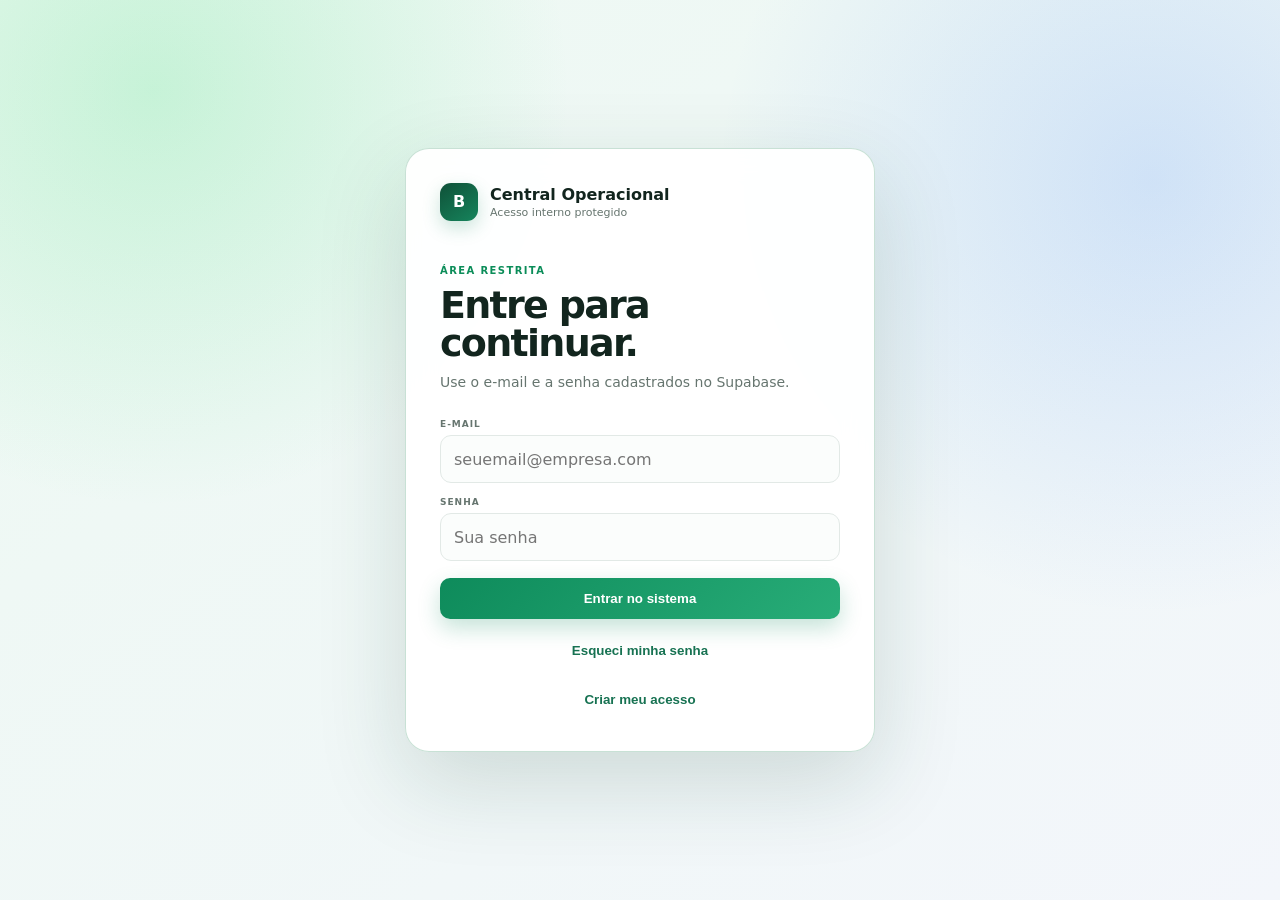
<file: index.html>
<!doctype html>
<html lang="pt-BR">
<head>
  <meta charset="utf-8">
  <meta name="viewport" content="width=device-width,initial-scale=1">
  <title>Central Operacional</title>
  <link rel="stylesheet" href="styles.css">
</head>
<body>
  <section class="login-gate" id="loginGate">
    <div class="login-card">
      <div class="login-brand"><span class="brand-mark">B</span><div><strong>Central Operacional</strong><small>Acesso interno protegido</small></div></div>
      <span class="eyebrow">ÁREA RESTRITA</span>
      <h1>Entre para continuar.</h1>
      <p>Use o e-mail e a senha cadastrados no Supabase.</p>
      <form id="formLogin" class="login-form">
        <label><span>E-MAIL</span><input id="loginEmail" type="email" autocomplete="username" placeholder="seuemail@empresa.com" required></label>
        <label><span>SENHA</span><input id="loginSenha" type="password" autocomplete="current-password" placeholder="Sua senha" required></label>
        <div class="login-error" id="loginErro" hidden></div>
        <button class="primary" id="btnEntrar" type="submit">Entrar no sistema</button>
        <button class="login-secondary" id="mostrarRecuperacao" type="button">Esqueci minha senha</button>
        <button class="login-secondary" id="mostrarCadastro" type="button">Criar meu acesso</button>
      </form>
      <form id="formCadastro" class="login-form" hidden>
        <label><span>NOME</span><input id="cadastroNome" autocomplete="name" placeholder="Seu nome" required></label>
        <label><span>E-MAIL</span><input id="cadastroEmail" type="email" autocomplete="email" placeholder="seuemail@empresa.com" required></label>
        <label><span>CRIAR SENHA</span><input id="cadastroSenha" type="password" autocomplete="new-password" minlength="8" placeholder="Mínimo de 8 caracteres" required></label>
        <label><span>CÓDIGO INTERNO</span><input id="cadastroCodigo" type="password" autocomplete="off" placeholder="Código fornecido pela empresa" required></label>
        <div class="login-error" id="cadastroErro" hidden></div>
        <button class="primary" id="btnCadastrar" type="submit">Criar acesso de consulta</button>
        <button class="login-secondary" id="voltarLogin" type="button">Voltar para entrar</button>
      </form>
      <form id="formRecuperar" class="login-form" hidden>
        <label><span>E-MAIL CADASTRADO</span><input id="recuperarEmail" type="email" autocomplete="email" placeholder="seuemail@empresa.com" required></label>
        <label><span>CÓDIGO ESPECIAL DE RECUPERAÇÃO</span><input id="recuperarCodigo" type="password" autocomplete="off" placeholder="Código fornecido pela empresa" required></label>
        <label><span>NOVA SENHA</span><input id="recuperarNovaSenha" type="password" minlength="8" autocomplete="new-password" placeholder="Mínimo de 8 caracteres" required></label>
        <label><span>CONFIRMAR NOVA SENHA</span><input id="recuperarConfirmarSenha" type="password" minlength="8" autocomplete="new-password" required></label>
        <div class="login-error" id="recuperarErro" hidden></div>
        <button class="primary" id="btnRecuperar" type="submit">Trocar minha senha</button>
        <button class="login-secondary voltar-login" type="button">Voltar para entrar</button>
      </form>
    </div>
  </section>
  <header class="topbar">
    <div class="brand">
      <span class="brand-mark">B</span>
      <div><strong>Central Operacional</strong><small>Exames e convênios</small></div>
    </div>
    <nav class="tabs" aria-label="Áreas do sistema">
      <button class="tab active" data-view="exames">Exames</button>
      <button class="tab" data-view="convenios" id="tabConvenios">Convênios</button>
      <button class="tab" data-view="orcamento">Orçamento</button>
      <button class="tab admin-only" data-view="usuarios" id="tabUsuarios">Usuários</button>
    </nav>
    <div class="session-area"><a class="help-link" href="manual.html" target="_blank" rel="noopener">Manual</a><span class="role-badge" id="perfilLogado" hidden></span><span class="online"><i></i> <span id="usuarioLogado">Banco conectado</span></span><button id="btnSair" class="logout">Sair</button></div>
  </header>

  <main>
    <section class="notice-center" id="centralAvisos" hidden>
      <div class="notice-shell">
        <div class="notice-label"><span>!</span><small>AVISOS</small></div>
        <div class="notice-track" id="faixaAvisos"></div>
        <div class="notice-controls">
          <button class="notice-nav" id="avisoAnterior" type="button" aria-label="Aviso anterior">‹</button>
          <button class="notice-nav" id="avisoProximo" type="button" aria-label="Próximo aviso">›</button>
          <button class="notice-manage admin-only" id="gerenciarAvisos" type="button">Gerenciar</button>
        </div>
      </div>
    </section>
    <section id="view-exames" class="view active">
      <div class="hero">
        <div>
          <span class="eyebrow">CENTRAL DE CONSULTA</span>
          <h1>Manual de Exames</h1>
          <p>Consulte por nome, sigla ou código e veja preparo, jejum, valores, autorização, termos e documentos.</p>
        </div>
        <button class="primary operation-only" id="novoExame">+ Novo exame</button>
      </div>

      <div class="search-panel">
        <label class="search"><span>⌕</span><input id="buscaExame" placeholder="Digite nome, sigla ou código do exame" autocomplete="off"></label>
        <select id="filtroAutorizacao"><option value="">Toda autorização</option><option>Não precisa</option><option>Precisa autorizar</option><option>Precisa autorizar com anexo</option></select>
        <select id="filtroTipo"><option value="">Todos os tipos</option><option>Normal</option><option>Particular</option></select>
        <button class="favorite-filter" id="filtroFavoritos">☆ Meus favoritos</button>
      </div>

      <div class="stats">
        <article><small>EXAMES</small><strong id="statTotal">—</strong></article>
        <article><small>RESULTADOS</small><strong id="statResultados">—</strong></article>
        <article><small>COM JEJUM</small><strong id="statJejum">—</strong></article>
        <article><small>PRECISAM AUTORIZAR</small><strong id="statAutorizacao">—</strong></article>
      </div>

      <div class="content-card">
        <div class="section-head"><div><h2>Catálogo de exames</h2><p>Clique em uma linha para abrir todas as informações.</p></div><span id="loadingExames">Carregando…</span></div>
        <div class="exam-list" id="listaExames"></div>
        <div class="empty" id="vazioExames" hidden>Nenhum exame encontrado.</div>
      </div>
    </section>

    <section id="view-convenios" class="view">
      <div class="hero compact">
        <div><span class="eyebrow blue">ACESSOS E PORTAIS</span><h1>Convênios em um só lugar.</h1><p>Localize o convênio, abra seus portais e copie as informações necessárias.</p></div>
        <button class="primary blue-btn operation-only" id="novoConvenio">+ Novo convênio</button>
      </div>
      <div class="convenio-shell">
        <aside class="convenio-list-panel">
          <label class="search"><span>⌕</span><input id="buscaConvenio" placeholder="Buscar convênio"></label>
          <div id="listaConvenios" class="convenio-list"></div>
        </aside>
        <section id="detalheConvenio" class="convenio-detail"><div class="empty-state">Selecione um convênio para consultar.</div></section>
      </div>
    </section>

    <section id="view-orcamento" class="view">
      <div class="hero compact budget-hero">
        <div><span class="eyebrow blue">SIMULAÇÃO DE VALORES</span><h1>Orçamento de Exames</h1><p>Monte uma lista e compare os valores com Cartão Biofast e sem cartão.</p></div>
        <button class="primary blue-btn no-print" id="imprimirOrcamento">Imprimir orçamento</button>
      </div>
      <div class="budget-layout">
        <aside class="budget-picker no-print">
          <h2>Adicionar exames</h2>
          <p>Pesquise pelo nome, sigla ou código.</p>
          <label class="search budget-search"><span>⌕</span><input id="buscaOrcamento" placeholder="Buscar exame" autocomplete="off"></label>
          <div class="budget-results" id="resultadosOrcamento"></div>
        </aside>
        <section class="budget-sheet" id="folhaOrcamento">
          <div class="budget-sheet-head">
            <div><span class="eyebrow">CENTRAL OPERACIONAL</span><h2>Orçamento de Exames</h2><p>Comparativo de valores particulares</p></div>
            <div class="budget-meta"><label>Nome / referência<input id="nomeOrcamento" placeholder="Opcional"></label><label>Data<input id="dataOrcamento" type="date"></label></div>
          </div>
          <div class="budget-empty" id="orcamentoVazio">Pesquise e adicione exames para começar o orçamento.</div>
          <div class="budget-table" id="itensOrcamento"></div>
          <div class="budget-totals">
            <article class="biofast-total"><small>TOTAL COM CARTÃO BIOFAST</small><strong id="totalBiofast">R$ 0,00</strong></article>
            <article class="normal-total"><small>TOTAL SEM CARTÃO</small><strong id="totalSemCartao">R$ 0,00</strong></article>
          </div>
          <p class="budget-note" id="avisoOrcamento">Valores sujeitos a atualização. Confirme as informações antes do atendimento.</p>
        </section>
      </div>
    </section>

    <section id="view-usuarios" class="view">
      <div class="hero compact users-hero">
        <div><span class="eyebrow">ADMINISTRAÇÃO</span><h1>Usuários e acessos</h1><p>Libere funcionários, bloqueie acessos e escolha o que cada pessoa pode fazer.</p></div>
      </div>
      <div class="content-card users-card">
        <div class="section-head"><div><h2>Usuários cadastrados</h2><p>Novos usuários entram bloqueados como Consulta.</p></div><span id="totalUsuarios">Carregando…</span></div>
        <div class="users-list" id="listaUsuarios"></div>
      </div>
      <div class="content-card audit-card">
        <div class="section-head"><div><h2>Auditoria de credenciais</h2><p>Registro de consultas, atualizações e cadastros de credenciais.</p></div><button class="action" id="atualizarAuditoria">Atualizar</button></div>
        <div class="audit-list" id="listaAuditoria"><div class="empty">Carregando auditoria…</div></div>
      </div>
    </section>
  </main>

  <div class="drawer-backdrop" id="drawerBackdrop" hidden></div>
  <aside class="drawer" id="drawer" aria-hidden="true">
    <button class="drawer-close" id="fecharDrawer" aria-label="Fechar">×</button>
    <div id="drawerContent"></div>
  </aside>
  <div class="toast" id="toast"></div>
  <div class="admin-modal-backdrop" id="avisosBackdrop" hidden></div>
  <section class="admin-modal notices-modal" id="avisosModal" hidden>
    <button class="drawer-close small-close" id="fecharAvisos" type="button" aria-label="Fechar">×</button>
    <span class="eyebrow">COMUNICAÇÃO INTERNA</span>
    <h2>Gerenciar avisos</h2>
    <p>Cadastre comunicados rápidos para orientar a equipe sobre convênios, instabilidades e mudanças do dia.</p>
    <form class="edit-form notice-form" id="formAviso">
      <input type="hidden" id="avisoId">
      <label class="field wide"><span>TÍTULO</span><input id="avisoTitulo" placeholder="Ex: Convênio GEAP fora do ar" required></label>
      <label class="field wide"><span>MENSAGEM</span><textarea id="avisoMensagem" placeholder="Escreva a orientação rápida para a equipe" required></textarea></label>
      <div class="form-grid">
        <label class="field"><span>TIPO</span><select id="avisoTipo"><option value="info">Informativo</option><option value="alerta">Atenção</option><option value="urgente">Urgente</option><option value="sucesso">Resolvido</option></select></label>
        <label class="field"><span>STATUS</span><select id="avisoAtivo"><option value="true">Ativo</option><option value="false">Inativo</option></select></label>
      </div>
      <div class="form-actions"><button class="primary" type="submit" id="salvarAviso">Salvar aviso</button><button class="action" type="button" id="limparAviso">Novo aviso</button></div>
    </form>
    <div class="notice-admin-list" id="listaAvisosAdmin"></div>
  </section>
  <div class="admin-modal-backdrop" id="avisoDetalheBackdrop" hidden></div>
  <section class="admin-modal notice-detail-modal" id="avisoDetalheModal" hidden>
    <button class="drawer-close small-close" id="fecharDetalheAviso" type="button" aria-label="Fechar">×</button>
    <span class="notice-pill info" id="avisoDetalheTipo">AVISO</span>
    <h2 id="avisoDetalheTitulo">Aviso</h2>
    <p id="avisoDetalheMensagem"></p>
  </section>
  <button class="back-to-top" id="voltarTopo" aria-label="Voltar ao topo" title="Voltar ao topo">↑</button>
  <script src="app.js"></script>
</body>
</html>
</file>
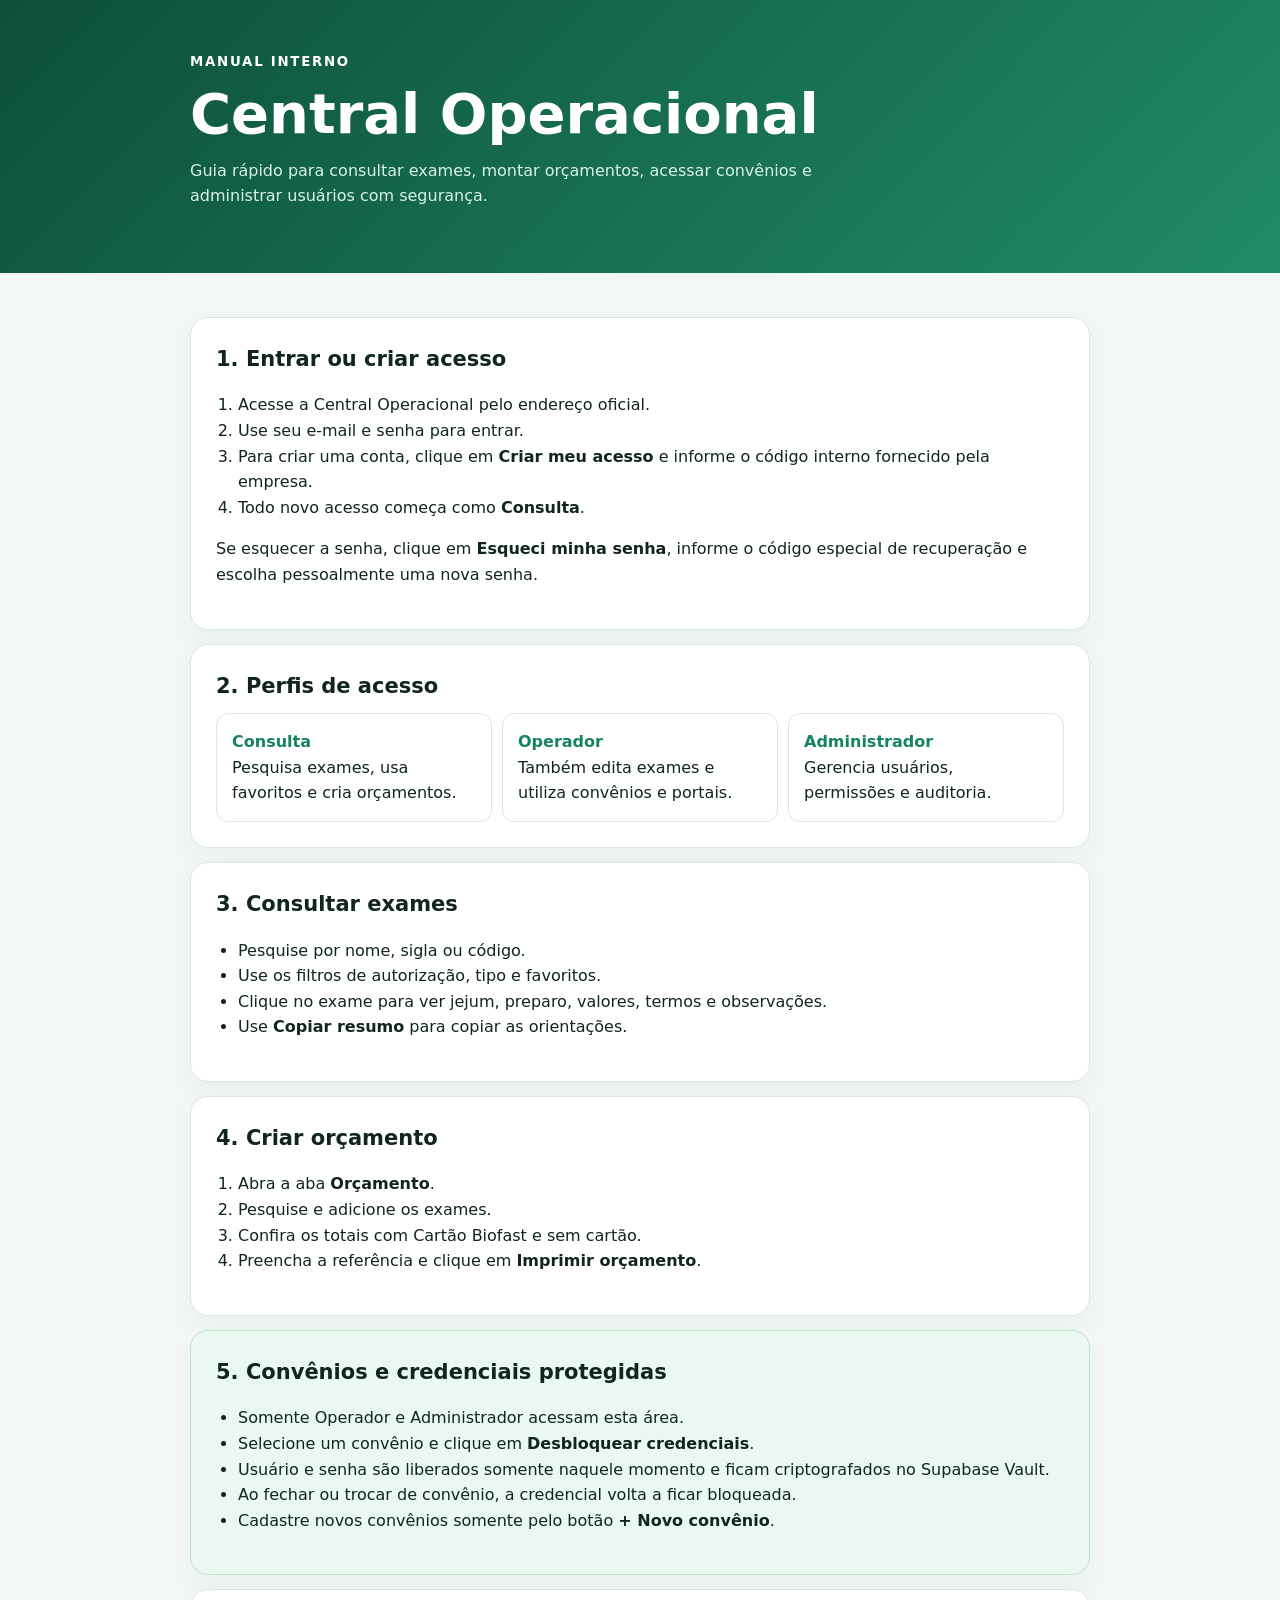
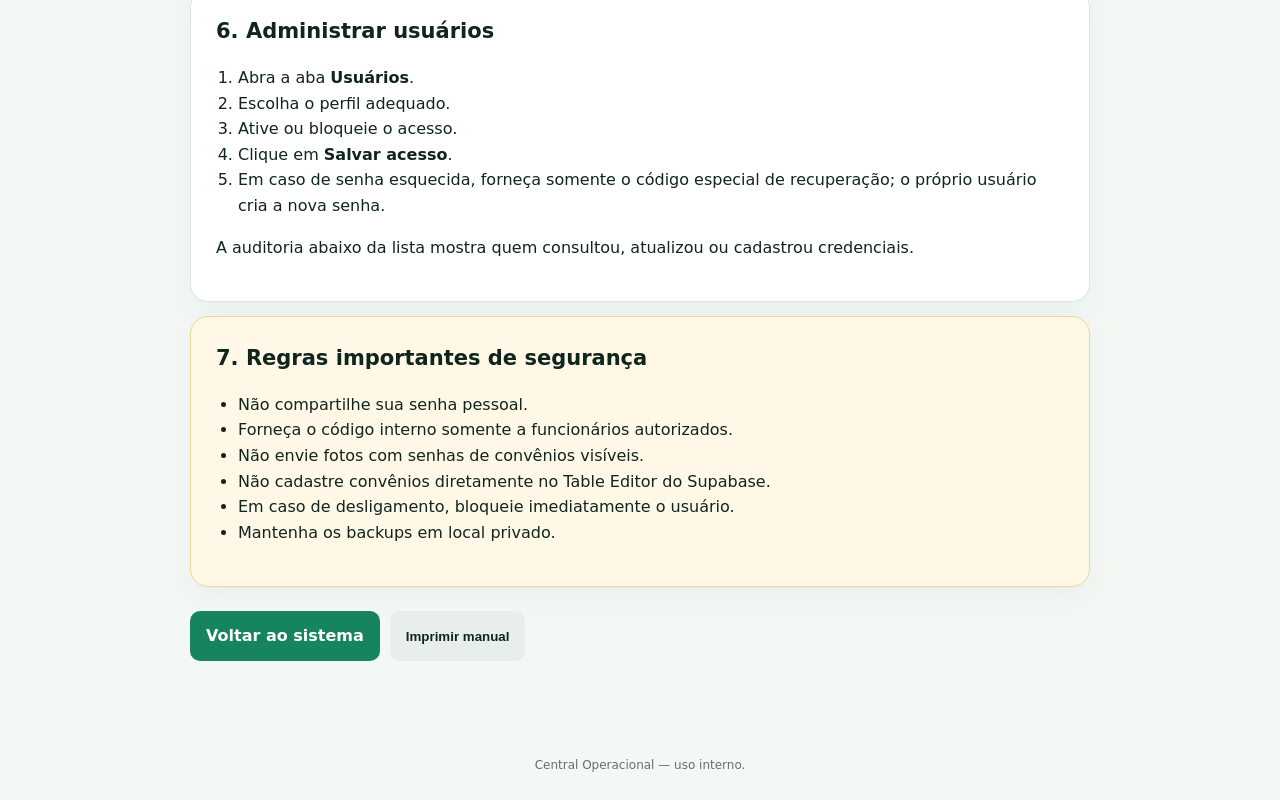
<file: manual.html>
<!doctype html>
<html lang="pt-BR">
<head>
  <meta charset="utf-8">
  <meta name="viewport" content="width=device-width,initial-scale=1">
  <title>Manual — Central Operacional</title>
  <style>
    :root{--ink:#10251e;--muted:#627169;--green:#16845c;--line:#dce7e1;--bg:#f3f8f5}*{box-sizing:border-box}body{margin:0;background:var(--bg);color:var(--ink);font-family:Inter,system-ui,-apple-system,"Segoe UI",sans-serif;line-height:1.6}header{background:linear-gradient(135deg,#0d5038,#218a66);color:#fff;padding:48px 24px}header div,main{width:min(900px,92vw);margin:auto}header small{font-weight:900;letter-spacing:.13em}header h1{font-size:clamp(34px,6vw,56px);line-height:1;margin:12px 0}header p{color:#d9f2e7;max-width:700px}main{padding:30px 0 70px}.card{background:#fff;border:1px solid var(--line);border-radius:18px;padding:25px;margin:14px 0;box-shadow:0 10px 28px #183c2c0c}.card h2{margin:0 0 10px;font-size:21px}.card h3{margin:20px 0 5px;font-size:15px;color:var(--green)}ol,ul{padding-left:22px}.roles{display:grid;grid-template-columns:repeat(3,1fr);gap:10px}.role{border:1px solid var(--line);border-radius:12px;padding:15px}.role strong{display:block;color:var(--green)}.warning{background:#fff8e7;border-color:#f0d594}.safe{background:#eaf8f1;border-color:#bfe6d1}.actions{display:flex;gap:10px;flex-wrap:wrap;margin-top:24px}.actions a,.actions button{border:0;border-radius:10px;padding:12px 16px;text-decoration:none;font-weight:850;cursor:pointer}.back{background:var(--green);color:#fff}.print{background:#e8efeb;color:var(--ink)}footer{text-align:center;color:var(--muted);font-size:12px;padding:25px}@media(max-width:700px){.roles{grid-template-columns:1fr}header{padding:36px 12px}}@media print{body{background:#fff}.actions{display:none}.card{box-shadow:none;break-inside:avoid}header{padding:28px;color:#000;background:#fff;border-bottom:2px solid #16845c}header p{color:#555}}
  </style>
</head>
<body>
  <header><div><small>MANUAL INTERNO</small><h1>Central Operacional</h1><p>Guia rápido para consultar exames, montar orçamentos, acessar convênios e administrar usuários com segurança.</p></div></header>
  <main>
    <section class="card"><h2>1. Entrar ou criar acesso</h2><ol><li>Acesse a Central Operacional pelo endereço oficial.</li><li>Use seu e-mail e senha para entrar.</li><li>Para criar uma conta, clique em <b>Criar meu acesso</b> e informe o código interno fornecido pela empresa.</li><li>Todo novo acesso começa como <b>Consulta</b>.</li></ol><p>Se esquecer a senha, clique em <b>Esqueci minha senha</b>, informe o código especial de recuperação e escolha pessoalmente uma nova senha.</p></section>
    <section class="card"><h2>2. Perfis de acesso</h2><div class="roles"><div class="role"><strong>Consulta</strong>Pesquisa exames, usa favoritos e cria orçamentos.</div><div class="role"><strong>Operador</strong>Também edita exames e utiliza convênios e portais.</div><div class="role"><strong>Administrador</strong>Gerencia usuários, permissões e auditoria.</div></div></section>
    <section class="card"><h2>3. Consultar exames</h2><ul><li>Pesquise por nome, sigla ou código.</li><li>Use os filtros de autorização, tipo e favoritos.</li><li>Clique no exame para ver jejum, preparo, valores, termos e observações.</li><li>Use <b>Copiar resumo</b> para copiar as orientações.</li></ul></section>
    <section class="card"><h2>4. Criar orçamento</h2><ol><li>Abra a aba <b>Orçamento</b>.</li><li>Pesquise e adicione os exames.</li><li>Confira os totais com Cartão Biofast e sem cartão.</li><li>Preencha a referência e clique em <b>Imprimir orçamento</b>.</li></ol></section>
    <section class="card safe"><h2>5. Convênios e credenciais protegidas</h2><ul><li>Somente Operador e Administrador acessam esta área.</li><li>Selecione um convênio e clique em <b>Desbloquear credenciais</b>.</li><li>Usuário e senha são liberados somente naquele momento e ficam criptografados no Supabase Vault.</li><li>Ao fechar ou trocar de convênio, a credencial volta a ficar bloqueada.</li><li>Cadastre novos convênios somente pelo botão <b>+ Novo convênio</b>.</li></ul></section>
    <section class="card"><h2>6. Administrar usuários</h2><ol><li>Abra a aba <b>Usuários</b>.</li><li>Escolha o perfil adequado.</li><li>Ative ou bloqueie o acesso.</li><li>Clique em <b>Salvar acesso</b>.</li><li>Em caso de senha esquecida, forneça somente o código especial de recuperação; o próprio usuário cria a nova senha.</li></ol><p>A auditoria abaixo da lista mostra quem consultou, atualizou ou cadastrou credenciais.</p></section>
    <section class="card warning"><h2>7. Regras importantes de segurança</h2><ul><li>Não compartilhe sua senha pessoal.</li><li>Forneça o código interno somente a funcionários autorizados.</li><li>Não envie fotos com senhas de convênios visíveis.</li><li>Não cadastre convênios diretamente no Table Editor do Supabase.</li><li>Em caso de desligamento, bloqueie imediatamente o usuário.</li><li>Mantenha os backups em local privado.</li></ul></section>
    <div class="actions"><a class="back" href="index.html">Voltar ao sistema</a><button class="print" onclick="window.print()">Imprimir manual</button></div>
  </main>
  <footer>Central Operacional — uso interno.</footer>
</body>
</html>
</file>
<file: styles.css>
:root{--ink:#102033;--muted:#637083;--line:#dfe6e9;--paper:#fff;--bg:#f4f7f6;--green:#12845a;--green2:#e8f7ef;--blue:#315bdc;--orange:#f29a22;--red:#d84a4a;--shadow:0 18px 50px rgba(18,47,38,.10)}
*{box-sizing:border-box}body{margin:0;background:var(--bg);color:var(--ink);font-family:Inter,ui-sans-serif,system-ui,-apple-system,"Segoe UI",sans-serif}.topbar{height:78px;background:#fff;border-bottom:1px solid var(--line);display:grid;grid-template-columns:1fr auto 1fr;align-items:center;padding:0 4vw;position:sticky;top:0;z-index:20}.brand{display:flex;align-items:center;gap:12px}.brand-mark{width:42px;height:42px;border-radius:13px;background:var(--ink);color:#fff;display:grid;place-items:center;font-weight:900}.brand strong,.brand small{display:block}.brand small{color:var(--muted);font-size:12px;margin-top:2px}.tabs{height:100%;display:flex;gap:8px}.tab{border:0;background:transparent;padding:0 24px;color:var(--muted);font-weight:800;font-size:14px;border-bottom:3px solid transparent;cursor:pointer}.tab.active{color:var(--green);border-color:var(--green)}.online{justify-self:end;font-size:12px;font-weight:700;color:var(--muted)}.online i{display:inline-block;width:8px;height:8px;border-radius:50%;background:#2aba75;margin-right:7px;box-shadow:0 0 0 5px #e0f6eb}main{width:min(1440px,92vw);margin:0 auto 60px}.view{display:none}.view.active{display:block}.hero{min-height:225px;padding:56px 3vw 34px;display:flex;align-items:end;justify-content:space-between;gap:30px}.hero.compact{min-height:190px}.eyebrow{font-size:11px;letter-spacing:.14em;font-weight:900;color:var(--green)}.eyebrow.blue{color:var(--blue)}h1{font-size:clamp(32px,4vw,54px);line-height:1.02;max-width:800px;letter-spacing:-.045em;margin:10px 0 12px}p{color:var(--muted);margin:0;line-height:1.6}.primary{border:0;background:var(--green);color:white;border-radius:12px;padding:15px 20px;font-weight:850;cursor:pointer;box-shadow:0 8px 20px rgba(18,132,90,.22)}.blue-btn{background:var(--blue)}.search-panel{display:grid;grid-template-columns:minmax(300px,1fr) 230px 180px;gap:12px;background:#fff;padding:16px;border:1px solid var(--line);border-radius:18px;box-shadow:var(--shadow)}.search{height:50px;border:1px solid var(--line);border-radius:12px;background:#fbfcfc;display:flex;align-items:center;gap:10px;padding:0 14px}.search span{font-size:24px;color:var(--muted)}input,select{border:0;outline:0;background:transparent;color:var(--ink);font:inherit;width:100%}select{border:1px solid var(--line);border-radius:12px;background:#fbfcfc;padding:0 14px}.stats{display:grid;grid-template-columns:repeat(4,1fr);gap:12px;margin:18px 0}.stats article{background:#fff;border:1px solid var(--line);border-radius:14px;padding:18px 20px}.stats small{display:block;color:var(--muted);font-size:10px;font-weight:900;letter-spacing:.08em}.stats strong{display:block;font-size:28px;margin-top:5px}.content-card{background:#fff;border:1px solid var(--line);border-radius:20px;overflow:hidden}.section-head{padding:24px 26px;border-bottom:1px solid var(--line);display:flex;justify-content:space-between}.section-head h2{margin:0 0 4px;font-size:20px}.section-head p{font-size:13px}.section-head span{font-size:12px;color:var(--muted)}.exam-row{display:grid;grid-template-columns:92px minmax(260px,1.7fr) 130px 160px 140px 120px 32px;gap:18px;align-items:center;padding:20px 26px;border-bottom:1px solid var(--line);cursor:pointer;transition:.15s}.exam-row:hover{background:#f7fbf9;transform:translateX(2px)}.exam-row:last-child{border-bottom:0}.sigla{font-weight:900;color:var(--green)}.exam-name strong,.exam-name small{display:block}.exam-name small{color:var(--muted);margin-top:5px}.cell-label{display:block;color:var(--muted);font-size:9px;font-weight:900;letter-spacing:.08em;margin-bottom:5px}.badge{display:inline-flex;padding:6px 9px;border-radius:99px;font-size:11px;font-weight:850;background:#edf1f4;color:#546274}.badge.green{background:#dff4e9;color:#12734f}.badge.orange{background:#fff0d8;color:#aa6505}.badge.red{background:#ffe7e7;color:#b53434}.price{font-weight:900}.arrow{font-size:22px;color:#a0aab5}.empty{padding:60px;text-align:center;color:var(--muted)}.drawer-backdrop{position:fixed;inset:0;background:rgba(10,24,32,.36);z-index:30}.drawer{position:fixed;z-index:31;right:0;top:0;height:100vh;width:min(620px,96vw);background:#fff;box-shadow:-20px 0 60px rgba(0,0,0,.18);padding:42px;transform:translateX(105%);transition:.25s;overflow:auto}.drawer.open{transform:translateX(0)}.drawer-close{position:absolute;right:22px;top:18px;border:0;background:#edf1f2;width:38px;height:38px;border-radius:50%;font-size:25px;cursor:pointer}.detail-kicker{color:var(--green);font-weight:900}.drawer h2{font-size:34px;letter-spacing:-.03em;margin:8px 40px 6px 0}.detail-grid{display:grid;grid-template-columns:1fr 1fr;gap:12px;margin:28px 0}.detail-card{border:1px solid var(--line);border-radius:14px;padding:16px;min-height:86px}.detail-card.wide{grid-column:1/-1}.detail-card small{color:var(--muted);display:block;font-size:10px;font-weight:900;letter-spacing:.07em;margin-bottom:7px}.detail-card strong{font-size:16px}.price-box{background:var(--green2);border-color:#bfe8d1}.price-box strong{font-size:25px;color:#096b47}.action-row{display:flex;gap:10px;flex-wrap:wrap}.action{border:1px solid var(--line);background:#fff;padding:12px 15px;border-radius:10px;font-weight:800;cursor:pointer}.convenio-shell{display:grid;grid-template-columns:340px 1fr;min-height:650px;background:#fff;border:1px solid var(--line);border-radius:20px;overflow:hidden;box-shadow:var(--shadow)}.convenio-list-panel{padding:20px;border-right:1px solid var(--line)}.convenio-list-panel .search{margin-bottom:18px}.convenio-list{display:flex;flex-direction:column;gap:7px;max-height:570px;overflow:auto}.convenio-item{border:1px solid transparent;background:#f7f9fa;border-radius:12px;padding:14px;cursor:pointer;text-align:left}.convenio-item:hover,.convenio-item.active{border-color:#b9c8f8;background:#eef2ff}.convenio-item strong,.convenio-item small{display:block}.convenio-item small{color:var(--muted);margin-top:4px}.convenio-detail{padding:38px}.empty-state{min-height:500px;display:grid;place-items:center;color:var(--muted)}.convenio-title{display:flex;justify-content:space-between;gap:20px;align-items:start;padding-bottom:24px;border-bottom:1px solid var(--line)}.convenio-title h2{font-size:32px;margin:5px 0}.portal-box{margin:24px 0;padding:22px;border-radius:16px;background:linear-gradient(135deg,#273f9d,#3d73df);color:#fff}.portal-box p{color:#dce5ff;margin-bottom:14px}.portal-box a{display:inline-block;background:#fff;color:#2446aa;padding:11px 14px;border-radius:9px;font-weight:900;text-decoration:none}.credential{display:grid;grid-template-columns:1fr auto;gap:15px;border:1px solid var(--line);border-radius:13px;padding:16px;margin:10px 0}.credential small,.credential strong{display:block}.credential small{color:var(--muted);margin-bottom:5px}.credential button{border:1px solid var(--line);background:#fff;border-radius:9px;padding:0 13px;font-weight:800;cursor:pointer}.extra-links{margin-top:28px}.extra-link{display:flex;justify-content:space-between;align-items:center;border-bottom:1px solid var(--line);padding:13px 0}.extra-link a{color:var(--blue);font-weight:800}.toast{position:fixed;bottom:24px;left:50%;transform:translate(-50%,30px);background:#102033;color:#fff;padding:12px 18px;border-radius:10px;opacity:0;transition:.2s;z-index:50}.toast.show{opacity:1;transform:translate(-50%,0)}
@media(max-width:1000px){.topbar{grid-template-columns:1fr auto}.online{display:none}.search-panel{grid-template-columns:1fr 1fr}.search-panel .search{grid-column:1/-1}.stats{grid-template-columns:1fr 1fr}.exam-row{grid-template-columns:80px 1fr 130px 32px}.exam-row>:nth-child(3),.exam-row>:nth-child(4),.exam-row>:nth-child(5){display:none}.convenio-shell{grid-template-columns:280px 1fr}}
@media(max-width:720px){.topbar{padding:0 16px}.brand small{display:none}.tab{padding:0 10px}main{width:94vw}.hero{padding:36px 4px 24px;display:block}.hero .primary{margin-top:20px}.search-panel{grid-template-columns:1fr}.search-panel .search{grid-column:auto}.stats{grid-template-columns:1fr 1fr}.stats article{padding:14px}.exam-row{grid-template-columns:65px 1fr 26px;padding:17px 15px}.exam-row>:nth-child(6){display:none}.drawer{padding:34px 20px}.detail-grid{grid-template-columns:1fr}.detail-card.wide{grid-column:auto}.convenio-shell{grid-template-columns:1fr}.convenio-list-panel{border-right:0;border-bottom:1px solid var(--line)}.convenio-list{max-height:280px}.convenio-detail{padding:22px}}

/* Segunda rodada: leitura mais clara, particulares e ações rápidas */
.exam-row{grid-template-columns:140px minmax(280px,1.8fr) 145px 160px 115px 155px;position:relative;align-items:center}
.exam-row.particular{background:linear-gradient(90deg,#fff6dc 0,#fffdf7 48%,#fff 100%);box-shadow:inset 5px 0 #eda419}
.exam-row.particular:hover{background:#fff2c9}
.exam-row>div{min-width:0}.sigla{display:block;max-width:100%;font-size:15px;font-weight:950;line-height:1.2;overflow-wrap:anywhere;word-break:normal}.sigla.longa{font-size:12px;line-height:1.25;letter-spacing:-.02em}.exam-name{min-width:0}.exam-name strong{display:block;font-size:16px;line-height:1.35;letter-spacing:-.01em;white-space:normal;overflow-wrap:break-word}.exam-name small{margin-top:6px}
.particular-label{display:inline-flex;margin-top:7px;background:#f3b329;color:#5a3700;font-size:9px;font-weight:950;padding:4px 7px;border-radius:5px;letter-spacing:.08em}
.badge.pdf{background:#e7edff;color:#315bdc}.quick-actions{display:flex;gap:6px;justify-content:flex-end}
.mini-action{border:1px solid var(--line);background:#fff;border-radius:8px;padding:8px 9px;font-size:10px;font-weight:900;color:var(--ink);cursor:pointer}.mini-action:hover{border-color:#86b7a2;background:#eff9f4}
.action{text-decoration:none;color:var(--ink)}.title-actions{display:flex;gap:8px;align-items:center;flex-wrap:wrap;justify-content:flex-end}
.edit-form{margin-top:24px;background:#f7f9fc;border:1px solid var(--line);border-radius:16px;padding:22px}.edit-form h3{margin:0 0 18px}.form-grid{display:grid;grid-template-columns:1fr 1fr;gap:12px}.field{display:block}.field.wide{grid-column:1/-1}.field span{display:block;font-size:10px;font-weight:900;color:var(--muted);margin:0 0 6px}.field input,.field textarea{width:100%;border:1px solid var(--line);border-radius:10px;background:#fff;padding:11px 12px;font:inherit}.field textarea{min-height:82px;resize:vertical}.form-actions{display:flex;gap:10px;margin-top:14px}
.field select{width:100%;height:46px;border:1px solid var(--line);border-radius:10px;background:#fff;padding:0 11px}.exam-edit-form{margin-top:22px}.exam-edit-form .price-field input{font-weight:900;color:#096b47;background:#f2fbf6}
@media(max-width:1100px){.exam-row{grid-template-columns:120px 1fr 120px 150px}.exam-row>:nth-child(3),.exam-row>:nth-child(4){display:none}}
@media(max-width:720px){.exam-row{grid-template-columns:65px 1fr;padding:17px 15px}.exam-row>:nth-child(3),.exam-row>:nth-child(4),.exam-row>:nth-child(5){display:none}.quick-actions{justify-content:flex-start;margin-top:8px}.form-grid{grid-template-columns:1fr}.field.wide{grid-column:auto}}

/* Acabamento visual */
:root{--ink:#12251e;--muted:#66756f;--line:#e2e9e6;--bg:#f5f8f6;--green:#16845c;--green2:#e8f6ef;--shadow:0 14px 38px rgba(26,65,51,.075)}
body{background:linear-gradient(180deg,#f7faf8 0,#f3f7f5 100%);font-feature-settings:"kern" 1,"liga" 1}
.topbar{height:68px;padding:0 max(24px,4vw);box-shadow:0 1px 0 rgba(18,37,30,.04)}
.brand-mark{width:38px;height:38px;border-radius:11px;background:linear-gradient(145deg,#10251e,#1d4c3b)}
.brand strong{font-size:14px;letter-spacing:-.01em}.brand small{font-size:11px}.tab{padding:0 22px;font-size:13px}.online{background:#f0f8f4;border:1px solid #dceee5;border-radius:999px;padding:7px 11px}
main{width:min(1500px,94vw)}.hero{min-height:174px;padding:38px 2vw 25px}.hero.compact{min-height:154px}.hero h1{font-size:clamp(30px,3.3vw,46px);margin:8px 0 9px}.hero p{font-size:14px}.eyebrow{font-size:10px}
.primary{border-radius:10px;padding:13px 18px;box-shadow:0 7px 17px rgba(18,132,90,.17);transition:.18s}.primary:hover{transform:translateY(-1px);filter:brightness(.98)}
.search-panel{padding:12px;border-radius:15px;box-shadow:0 10px 30px rgba(25,70,53,.07)}.search{height:46px;border-radius:10px}.search:focus-within{border-color:#69b493;box-shadow:0 0 0 3px rgba(22,132,92,.09)}.search-panel select{border-radius:10px}
.stats{gap:10px;margin:12px 0}.stats article{position:relative;border-radius:12px;padding:14px 18px;overflow:hidden}.stats article:before{content:"";position:absolute;left:0;top:0;bottom:0;width:3px;background:#b9d8ca}.stats article:nth-child(2):before{background:#8fb2e8}.stats article:nth-child(3):before{background:#e9be66}.stats article:nth-child(4):before{background:#d99898}.stats strong{font-size:24px;margin-top:3px}.stats small{font-size:9px}
.content-card{border-radius:16px;box-shadow:0 12px 36px rgba(25,62,49,.055)}.section-head{padding:19px 24px;background:#fbfcfb}.section-head h2{font-size:18px}.section-head p{font-size:12px}
.exam-row{padding:17px 24px;min-height:86px;transition:background .15s,box-shadow .15s}.exam-row:hover{transform:none;background:#f4faf7;box-shadow:inset 3px 0 #77b99b}.exam-row.particular{background:linear-gradient(90deg,#fff7df,#fffdf8 48%,#fff);box-shadow:inset 4px 0 #e9a520}.exam-row.particular:hover{background:#fff4d4;box-shadow:inset 4px 0 #e09a12}.cell-label{font-size:8px;letter-spacing:.11em}.sigla{color:#147653}.exam-name strong{font-size:15px}.exam-name small{font-size:12px}.badge{font-size:10px;padding:5px 8px}
.mini-action{padding:8px 10px;border-color:#d9e2de;color:#43534d;background:#fbfcfc;font-size:9px;white-space:nowrap}.mini-action:hover{color:#116d4c;border-color:#9bc9b4}.quick-actions{gap:5px}
.drawer{width:min(650px,96vw);padding:38px 40px;background:linear-gradient(180deg,#fbfdfc 0,#fff 180px)}.drawer h2{font-size:31px}.drawer-close{background:#eaf1ee;color:#32463e}.detail-grid{gap:10px;margin:24px 0}.detail-card{background:#fff;border-radius:12px;padding:15px;min-height:80px}.price-box{background:linear-gradient(145deg,#eaf8f1,#f7fcf9)}.price-box strong{font-size:23px}.action{border-radius:9px;background:#fbfcfc;font-size:12px}
.convenio-shell{border-radius:16px;box-shadow:0 12px 36px rgba(25,62,49,.07)}.convenio-list-panel{background:#fafcfb}.convenio-item{border-radius:10px}.convenio-item:hover,.convenio-item.active{border-color:#a8cfbc;background:#edf7f2}.portal-box{background:linear-gradient(135deg,#173d31,#23785b);box-shadow:0 12px 25px rgba(23,61,49,.15)}
@media(max-width:720px){.topbar{height:64px}.hero{min-height:0;padding-top:30px}.hero h1{font-size:31px}.stats article{padding:13px}.exam-row{min-height:82px}.online{display:none}}

/* Mais cor, mantendo sobriedade */
body{background:radial-gradient(circle at 8% 8%,rgba(74,222,128,.13),transparent 25%),radial-gradient(circle at 94% 15%,rgba(59,130,246,.09),transparent 26%),linear-gradient(180deg,#f5fbf7 0,#f4f7f6 72%)}
.topbar{background:rgba(255,255,255,.94);backdrop-filter:blur(14px)}.topbar:after{content:"";position:absolute;left:0;right:0;bottom:-1px;height:1px;background:linear-gradient(90deg,transparent,#44b982 30%,#4d7ee8 70%,transparent)}
.brand-mark{background:linear-gradient(145deg,#0f5138,#16845c);box-shadow:0 7px 18px rgba(22,132,92,.22)}.tab.active{color:#0e7b51;border-color:#27a871}.online i{background:#22c875}
.hero{position:relative}.hero:before{content:"";position:absolute;z-index:-1;inset:20px -2vw 6px;border-radius:28px;background:linear-gradient(110deg,rgba(220,252,231,.5),rgba(224,242,254,.28) 60%,rgba(238,242,255,.35));border:1px solid rgba(181,225,204,.32)}
.eyebrow{color:#0b8d59}.primary{background:linear-gradient(135deg,#0e8b5b,#28ad78);box-shadow:0 9px 22px rgba(14,139,91,.24)}.search-panel{border-color:#cee7da;background:rgba(255,255,255,.94)}.search{background:#f9fdfb}
.stats article:nth-child(1){background:linear-gradient(135deg,#effbf4,#fff);border-color:#cfeada}.stats article:nth-child(2){background:linear-gradient(135deg,#eff6ff,#fff);border-color:#d5e3f8}.stats article:nth-child(3){background:linear-gradient(135deg,#fff9e9,#fff);border-color:#f1e3b6}.stats article:nth-child(4){background:linear-gradient(135deg,#fff2f2,#fff);border-color:#f1d2d2}
.stats article:nth-child(1):before{background:#31b77e}.stats article:nth-child(2):before{background:#4d83df}.stats article:nth-child(3):before{background:#e6a92f}.stats article:nth-child(4):before{background:#de6262}
.content-card{border-color:#d8e7e0}.section-head{background:linear-gradient(90deg,#f8fcfa,#f7f9ff)}.badge.green{background:#d8f5e6;color:#087449}.badge.orange{background:#ffedc8;color:#9c5b00}.badge.red{background:#ffe0e2;color:#ad2932}.badge.pdf{background:#dee8ff;color:#285bc7}
.exam-row:nth-child(even):not(.particular){background:rgba(247,250,249,.72)}.exam-row:hover{background:#edf9f3}.particular-label{background:linear-gradient(135deg,#f8c44e,#eea51e)}.mini-action{background:linear-gradient(180deg,#fff,#f5f8f7)}.mini-action:hover{background:#e9f7f0;border-color:#7dbb9e}
.exam-row.needs-auth{box-shadow:inset 4px 0 #f29a22}.exam-row.needs-auth:hover{background:#fff9ed;box-shadow:inset 4px 0 #e88c0e}.exam-row.needs-attachment{box-shadow:inset 4px 0 #df5158}.exam-row.needs-attachment:hover{background:#fff4f4;box-shadow:inset 4px 0 #d83d46}.admin-action{background:linear-gradient(135deg,#5b3ec8,#7c55df)!important;color:#fff!important;border-color:transparent!important}.admin-action:hover{filter:brightness(1.05)}
.pdf-action{background:linear-gradient(135deg,#245fd3,#4f7ee8)!important;color:#fff!important;border-color:transparent!important;box-shadow:0 7px 16px rgba(36,95,211,.24)}.pdf-action:hover{filter:brightness(1.07);transform:translateY(-1px)}
.favorite-filter{border:1px solid #e6c865;border-radius:10px;background:#fffaf0;color:#8c6500;padding:0 13px;font-weight:850;cursor:pointer}.favorite-filter.active{background:#ffd95c;color:#593c00;border-color:#e9b928}.favorite-btn{border:0;background:transparent;color:#b4aaa0;font-size:21px;padding:0 4px 0 0;cursor:pointer;vertical-align:middle}.favorite-btn.active{color:#e5aa13}.favorite-btn:hover{transform:scale(1.12)}.history-panel{margin-top:20px;border-top:1px solid var(--line);padding-top:18px}.history-panel h3{margin:0 0 12px}.history-item{border-left:3px solid #8c6ce0;background:#faf8ff;border-radius:0 10px 10px 0;padding:12px 14px;margin:9px 0}.history-item header{display:flex;justify-content:space-between;gap:10px;font-size:10px;color:var(--muted)}.history-item strong{color:#4d347f}.history-change{font-size:11px;margin-top:7px;color:#37443f}.history-empty{font-size:12px;color:var(--muted);padding:12px 0}
.search-panel{grid-template-columns:minmax(300px,1fr) 220px 170px 170px}@media(max-width:1000px){.search-panel{grid-template-columns:1fr 1fr}.favorite-filter{min-height:46px}}@media(max-width:720px){.search-panel{grid-template-columns:1fr}}
.price-box{background:linear-gradient(145deg,#dcf8e9,#f4fcf8);border-color:#b5e5cc}.detail-card:not(.price-box){border-color:#dfe9e4}.drawer{background:linear-gradient(155deg,#f4fbf7 0,#fff 220px)}
.convenio-shell{border-color:#d7e4ef}.convenio-list-panel{background:linear-gradient(180deg,#f5f8ff,#f8fbfa)}.convenio-item.active{background:linear-gradient(135deg,#e7f6ef,#edf3ff);border-color:#90c9ad}.blue-btn{background:linear-gradient(135deg,#315bdc,#557ce7)}

/* Login e sessão */
.login-gate{position:fixed;z-index:100;inset:0;display:grid;place-items:center;padding:24px;background:radial-gradient(circle at 12% 10%,rgba(74,222,128,.24),transparent 30%),radial-gradient(circle at 90% 20%,rgba(59,130,246,.18),transparent 32%),linear-gradient(145deg,#edf9f2,#f3f6fb)}.login-gate.hidden{display:none}.login-card{width:min(470px,100%);background:rgba(255,255,255,.95);border:1px solid rgba(191,220,206,.85);border-radius:24px;padding:34px;box-shadow:0 30px 90px rgba(19,66,48,.16);backdrop-filter:blur(14px)}.login-brand{display:flex;align-items:center;gap:12px;margin-bottom:38px}.login-brand strong,.login-brand small{display:block}.login-brand small{color:var(--muted);font-size:11px;margin-top:2px}.login-card h1{font-size:38px;margin:8px 0}.login-card>p{font-size:14px}.login-form{display:grid;gap:14px;margin-top:26px}.login-form label span{display:block;font-size:9px;font-weight:900;letter-spacing:.11em;color:var(--muted);margin-bottom:6px}.login-form input{height:48px;border:1px solid var(--line);border-radius:11px;background:#fbfdfc;padding:0 13px}.login-form input:focus{border-color:#5db28d;box-shadow:0 0 0 3px rgba(22,132,92,.1)}.login-form .primary{width:100%;margin-top:3px}.login-error{background:#fff0f0;border:1px solid #f2cccc;color:#a92d35;border-radius:9px;padding:10px 12px;font-size:12px}.session-area{justify-self:end;display:flex;align-items:center;gap:8px}.logout{border:1px solid var(--line);background:#fff;color:var(--muted);border-radius:8px;padding:7px 10px;font-size:11px;font-weight:800;cursor:pointer}.logout:hover{color:#a52d36;border-color:#e5bfc2}
@media(max-width:720px){.login-card{padding:26px;border-radius:18px}.login-card h1{font-size:31px}.session-area{display:none}}
.back-to-top{position:fixed;z-index:25;right:24px;bottom:24px;width:46px;height:46px;border:1px solid rgba(255,255,255,.55);border-radius:14px;background:linear-gradient(145deg,#16845c,#26ad79);color:#fff;font-size:23px;font-weight:900;cursor:pointer;box-shadow:0 12px 28px rgba(18,132,92,.28);opacity:0;visibility:hidden;transform:translateY(12px);transition:.2s}.back-to-top.show{opacity:1;visibility:visible;transform:translateY(0)}.back-to-top:hover{transform:translateY(-2px);filter:brightness(1.05)}@media(max-width:720px){.back-to-top{right:14px;bottom:14px;width:43px;height:43px;border-radius:12px}}

/* Orçamento */
.budget-hero h1{margin-bottom:7px}.budget-layout{display:grid;grid-template-columns:360px 1fr;gap:18px;align-items:start}.budget-picker,.budget-sheet{background:#fff;border:1px solid var(--line);border-radius:16px;box-shadow:var(--shadow)}.budget-picker{padding:22px;position:sticky;top:86px}.budget-picker h2{font-size:19px;margin:0 0 4px}.budget-picker>p{font-size:12px}.budget-search{margin-top:18px}.budget-results{display:grid;gap:7px;margin-top:12px;max-height:520px;overflow:auto}.budget-result{display:grid;grid-template-columns:1fr auto;gap:10px;align-items:center;border:1px solid var(--line);border-radius:10px;background:#fafcfb;padding:11px;text-align:left}.budget-result strong,.budget-result small{display:block}.budget-result strong{font-size:12px}.budget-result small{font-size:10px;color:var(--muted);margin-top:3px}.budget-result button{border:0;border-radius:8px;background:#dff5e9;color:#096c48;width:32px;height:32px;font-size:20px;font-weight:900;cursor:pointer}.budget-result button:disabled{opacity:.4;cursor:default}.budget-sheet{padding:28px;min-height:560px}.budget-sheet-head{display:flex;justify-content:space-between;gap:28px;align-items:start;padding-bottom:22px;border-bottom:1px solid var(--line)}.budget-sheet-head h2{font-size:27px;margin:6px 0 2px}.budget-sheet-head p{font-size:12px}.budget-meta{display:grid;grid-template-columns:200px 145px;gap:9px}.budget-meta label{font-size:9px;font-weight:900;letter-spacing:.07em;color:var(--muted)}.budget-meta input{display:block;width:100%;height:38px;border:1px solid var(--line);border-radius:8px;background:#fbfdfc;padding:0 9px;margin-top:5px}.budget-empty{padding:80px 20px;text-align:center;color:var(--muted)}.budget-table{margin-top:5px}.budget-row{display:grid;grid-template-columns:95px minmax(240px,1fr) 150px 150px 38px;gap:14px;align-items:center;padding:15px 8px;border-bottom:1px solid var(--line)}.budget-row.header{padding:11px 8px;color:var(--muted);font-size:9px;font-weight:900;letter-spacing:.07em;background:#f8faf9}.budget-row .exam-budget-name strong,.budget-row .exam-budget-name small{display:block}.budget-row .exam-budget-name strong{font-size:13px}.budget-row .exam-budget-name small{font-size:10px;color:var(--muted);margin-top:3px}.budget-value{font-weight:900}.remove-budget{border:0;background:#fff0f0;color:#b3343b;width:30px;height:30px;border-radius:8px;cursor:pointer;font-weight:900}.budget-totals{display:grid;grid-template-columns:1fr 1fr;gap:12px;margin-top:24px}.budget-totals article{padding:20px;border-radius:13px;border:1px solid}.budget-totals small{display:block;font-size:9px;font-weight:900;letter-spacing:.08em}.budget-totals strong{display:block;font-size:28px;margin-top:5px}.biofast-total{background:#eaf9f1;border-color:#bce7d0!important;color:#096c48}.normal-total{background:#eef4ff;border-color:#cbdcf7!important;color:#2859af}.budget-note{font-size:10px;text-align:center;margin-top:20px}
@media(max-width:1000px){.budget-layout{grid-template-columns:1fr}.budget-picker{position:static}.budget-results{max-height:280px}.budget-sheet-head{display:block}.budget-meta{margin-top:18px}}
@media(max-width:720px){.budget-meta{grid-template-columns:1fr}.budget-row{grid-template-columns:70px 1fr 32px}.budget-row>:nth-child(3),.budget-row>:nth-child(4){display:none}.budget-totals{grid-template-columns:1fr}.budget-sheet{padding:18px}}
@media print{body{background:#fff!important}.topbar,.login-gate,.no-print,.back-to-top,.toast,.drawer,.drawer-backdrop{display:none!important}main{width:100%;margin:0}.view{display:none!important}#view-orcamento{display:block!important}.budget-layout{display:block}.budget-sheet{border:0;box-shadow:none;padding:0}.budget-row{grid-template-columns:90px 1fr 145px 145px}.budget-row>:last-child{display:none}.budget-meta input{border:0;padding:0}.budget-totals article{-webkit-print-color-adjust:exact;print-color-adjust:exact}.budget-note{margin-top:26px}}

/* Perfis de acesso */
.role-badge{border-radius:999px;background:#e9e5ff;color:#5639b8;border:1px solid #d8cffb;padding:7px 10px;font-size:10px;font-weight:900;text-transform:uppercase;letter-spacing:.05em}.operation-only[hidden],.tab[hidden]{display:none!important}

/* Administração de usuários */
.admin-only[hidden]{display:none!important}.users-hero{min-height:165px}.users-card{margin-bottom:50px}.user-row{display:grid;grid-template-columns:48px minmax(220px,1fr) 190px 230px 135px;gap:18px;align-items:center;padding:18px 24px;border-bottom:1px solid var(--line)}.user-row:last-child{border-bottom:0}.user-avatar{width:44px;height:44px;border-radius:13px;display:grid;place-items:center;background:linear-gradient(145deg,#e1f6eb,#dfe9ff);color:#126b4d;font-weight:900}.user-identity strong,.user-identity small{display:block}.user-identity small{color:var(--muted);font-size:12px;margin-top:4px}.you-label{font-size:8px;background:#e9e5ff;color:#5639b8;border-radius:99px;padding:4px 6px;vertical-align:2px}.user-field span{display:block;font-size:9px;font-weight:900;color:var(--muted);margin-bottom:5px}.user-field select{height:42px}.access-switch{display:grid;grid-template-columns:44px 1fr;align-items:center;column-gap:10px;cursor:pointer}.access-switch input{position:absolute;opacity:0;pointer-events:none}.access-switch span{width:42px;height:24px;border-radius:99px;background:#d8dfe3;position:relative;grid-row:1/3}.access-switch span:after{content:"";position:absolute;width:18px;height:18px;border-radius:50%;background:#fff;left:3px;top:3px;transition:.18s;box-shadow:0 2px 5px #83909a55}.access-switch input:checked+span{background:#29a873}.access-switch input:checked+span:after{transform:translateX(18px)}.access-switch b{font-size:12px}.save-user{padding:12px 14px;box-shadow:none}.save-user:disabled,.user-field select:disabled{opacity:.55;cursor:not-allowed}@media(max-width:950px){.user-row{grid-template-columns:48px 1fr 160px}.access-switch,.save-user{grid-column:2/-1}.access-switch{width:220px}}@media(max-width:620px){.user-row{grid-template-columns:44px 1fr;padding:16px}.user-field,.access-switch,.save-user{grid-column:1/-1}}

/* Cadastro automático */
.login-secondary{width:100%;border:0;background:transparent;color:#177252;padding:10px;font-weight:850;cursor:pointer}.login-secondary:hover{text-decoration:underline}.success-message{background:#e8f8ef!important;border-color:#b9e4cc!important;color:#176b4c!important}

/* Cofre de credenciais */
.credential.protected{border-color:#cbdcf3;background:#f7faff}.credential-lock{display:flex;justify-content:space-between;align-items:center;gap:18px;border:1px solid #cbdcf3;border-radius:15px;padding:18px;margin:18px 0;background:linear-gradient(135deg,#f4f8ff,#f5fbf8)}.credential-lock>div{display:flex;align-items:center;gap:13px}.credential-lock p{font-size:12px;margin-top:3px}.credential-lock .primary{box-shadow:none;padding:12px 15px}.lock-icon{width:38px;height:38px;border-radius:11px;display:grid;place-items:center;background:#dfe9ff;color:#315fc0}.secure-edit-note{border:1px dashed #b9cae6;border-radius:10px;background:#f6f9ff;color:#526277;padding:13px;font-size:12px}@media(max-width:620px){.credential-lock{align-items:stretch;flex-direction:column}.credential-lock .primary{width:100%}}
.new-convenio-form{display:block!important;margin-top:24px}.secure-field{border-color:#c9daf4!important;background:#f7faff!important}.secure-form-message{margin:16px 0;padding:13px;border-radius:10px;background:#eaf5ff;color:#285c9f;font-size:12px;font-weight:750}

/* Manual, recuperação e auditoria */
.help-link{color:#176d50;text-decoration:none;font-size:11px;font-weight:850;padding:7px 9px;border-radius:8px}.help-link:hover{background:#edf8f2}.audit-card{margin:18px 0 50px}.audit-list{max-height:520px;overflow:auto}.audit-row{display:grid;grid-template-columns:100px minmax(220px,1fr) 170px;gap:16px;align-items:center;padding:15px 24px;border-bottom:1px solid var(--line)}.audit-row:last-child{border-bottom:0}.audit-row strong,.audit-row small{display:block}.audit-row small{color:var(--muted);font-size:11px;margin-top:3px}.audit-row time{font-size:11px;color:var(--muted);text-align:right}.audit-action{display:inline-flex;justify-content:center;border-radius:99px;padding:6px 9px;font-size:10px;font-weight:900;background:#e9eff5;color:#4c5c6d}.audit-action.consultar{background:#e8f3ff;color:#2864a9}.audit-action.atualizar{background:#fff0dc;color:#9b5a00}.audit-action.criar{background:#e4f7ed;color:#13704d}@media(max-width:650px){.audit-row{grid-template-columns:90px 1fr;padding:13px}.audit-row time{grid-column:2;text-align:left}}
.user-row{grid-template-columns:48px minmax(220px,1fr) 170px 210px 220px}.user-actions{display:grid;grid-template-columns:1fr 1fr;gap:7px}.user-actions button{height:42px;padding:8px;font-size:10px}.admin-modal-backdrop{position:fixed;inset:0;background:#0b1b17a8;z-index:80}.admin-modal{position:fixed;z-index:81;left:50%;top:50%;transform:translate(-50%,-50%);width:min(470px,92vw);background:#fff;border:1px solid var(--line);border-radius:20px;padding:30px;box-shadow:0 30px 90px #06150f55}.admin-modal h2{font-size:27px;margin:8px 0 4px}.admin-modal>p{font-size:13px}.admin-modal[hidden],.admin-modal-backdrop[hidden]{display:none!important}@media(max-width:950px){.user-actions{grid-column:2/-1;width:min(360px,100%)}}

/* Correção de visibilidade dos formulários de acesso */
.login-form[hidden]{display:none!important}.login-gate{overflow:auto}.login-card{max-height:calc(100vh - 48px);overflow:auto}

/* Administração de cadastros */
.inactive-record{opacity:.62;background:#f3f5f4!important}.inactive-label{display:inline-flex;margin:7px 0 0 7px;padding:4px 7px;border-radius:99px;background:#e3e7e5;color:#68736e;font-size:8px;font-weight:900}.title-actions{display:flex;gap:7px;align-items:center;justify-content:flex-end;flex-wrap:wrap}.status-action{background:#fff7e8;border-color:#edcf96;color:#8a5700}.danger-action{background:#fff0f0;border-color:#efc1c1;color:#b02731}.danger-action:hover{background:#d93e49;color:#fff}.audit-action.desativar{background:#fff0dc;color:#9b5a00}.audit-action.reativar{background:#e4f7ed;color:#13704d}.audit-action.excluir{background:#ffe8e8;color:#b02731}

/* Central de avisos internos */
.notice-center{margin:18px auto 0}.notice-shell{display:grid;grid-template-columns:auto minmax(0,1fr) auto;gap:14px;align-items:center;background:rgba(255,255,255,.96);border:1px solid #cfe3d8;border-radius:18px;padding:12px;box-shadow:0 16px 38px rgba(20,72,52,.08);overflow:hidden}.notice-label{display:flex;align-items:center;gap:9px;padding:0 10px;color:#0e6f4d;font-weight:950;letter-spacing:.11em}.notice-label span{width:28px;height:28px;border-radius:10px;display:grid;place-items:center;background:#e4f7ed;color:#0e6f4d}.notice-label small{font-size:10px}.notice-track{min-width:0}.notice-item{position:relative;display:grid;grid-template-columns:minmax(150px,.36fr) minmax(0,1fr) auto;gap:12px;align-items:center;min-height:54px;border-radius:13px;padding:12px 14px;border:1px solid #dde8e2;background:linear-gradient(90deg,#f8fcfa,#fff)}.notice-item strong{font-size:14px;line-height:1.25}.notice-item p{font-size:13px;line-height:1.35;color:#3c4d45;white-space:nowrap;overflow:hidden;text-overflow:ellipsis}.notice-item span{font-size:10px;font-weight:900;color:#718079}.notice-item.info{border-color:#cddcf8;background:linear-gradient(90deg,#eef5ff,#fff)}.notice-item.alerta{border-color:#f3d391;background:linear-gradient(90deg,#fff7df,#fff)}.notice-item.urgente{border-color:#efb5b5;background:linear-gradient(90deg,#fff0f0,#fff)}.notice-item.sucesso{border-color:#b9e7ce;background:linear-gradient(90deg,#ecfbf3,#fff)}.notice-controls{display:flex;gap:7px;align-items:center}.notice-nav,.notice-manage{border:1px solid var(--line);background:#fff;border-radius:10px;height:38px;padding:0 12px;font-weight:900;cursor:pointer}.notice-nav{width:38px;font-size:20px;color:#0e6f4d}.notice-nav:disabled{opacity:.38;cursor:default}.notice-manage{color:#0d6e4e;background:#eff9f4;border-color:#c9e8d8}.notices-modal{width:min(760px,94vw);max-height:88vh;overflow:auto}.notices-modal .small-close{width:34px;height:34px;font-size:21px}.notice-form{display:block!important;margin-top:18px}.notice-admin-list{display:grid;gap:10px;margin-top:16px}.notice-admin-row{display:grid;grid-template-columns:minmax(0,1fr) auto;gap:14px;align-items:center;border:1px solid var(--line);border-radius:13px;padding:13px;background:#fbfdfc}.notice-admin-row strong,.notice-admin-row p{display:block}.notice-admin-row strong{font-size:14px;margin:6px 0 2px}.notice-admin-row p{font-size:12px;line-height:1.35}.notice-admin-actions{display:flex;gap:7px}.notice-pill{display:inline-flex;border-radius:999px;padding:4px 8px;font-size:9px;font-weight:950;text-transform:uppercase;letter-spacing:.08em;background:#edf1f4;color:#546274}.notice-pill.info{background:#e8f1ff;color:#285ba7}.notice-pill.alerta{background:#fff0c7;color:#916000}.notice-pill.urgente{background:#ffe0e0;color:#ad3030}.notice-pill.sucesso{background:#e0f6ea;color:#12734f}
@media(max-width:820px){.notice-shell{grid-template-columns:1fr}.notice-label{padding:0}.notice-controls{justify-content:flex-end}.notice-item{grid-template-columns:1fr}.notice-item p{white-space:normal}.notice-admin-row{grid-template-columns:1fr}.notice-admin-actions{justify-content:flex-start;flex-wrap:wrap}}

/* Ajustes finais do orçamento: busca sem aperto e impressão limpa */
.budget-picker{max-width:100%;overflow:hidden}
.budget-results{overflow-y:auto;overflow-x:hidden;padding-right:3px}
.budget-result{grid-template-columns:minmax(0,1fr) 40px;min-width:0}
.budget-result>div{min-width:0}
.budget-result strong{overflow-wrap:anywhere;line-height:1.25}
.budget-result small{overflow-wrap:anywhere}
.budget-result button{justify-self:end;flex:0 0 auto;width:36px;height:36px;border-radius:11px;background:#e7f7ee;color:#0c744e}
.budget-result button:not(:disabled){box-shadow:0 6px 14px rgba(18,132,90,.13)}
.budget-result button:not(:disabled):hover{background:#ccefdc;transform:translateY(-1px)}

@media print{
  @page{margin:12mm}
  body{background:#fff!important;color:#111!important}
  .topbar,.login-gate,.notice-center,.budget-hero,.budget-picker,.no-print,.back-to-top,.toast,.drawer,.drawer-backdrop,.admin-modal,.admin-modal-backdrop{display:none!important}
  main{width:100%!important;margin:0!important}
  .view{display:none!important}
  #view-orcamento{display:block!important}
  .budget-layout{display:block!important}
  .budget-sheet{border:0!important;box-shadow:none!important;padding:0!important;min-height:0!important}
  .budget-sheet-head{display:flex!important;align-items:flex-start!important;justify-content:space-between!important;gap:18px!important;padding:0 0 14px!important;margin:0 0 12px!important;border-bottom:2px solid #16845c!important}
  .budget-sheet-head h2{font-size:22px!important;margin:4px 0!important;letter-spacing:-.02em}
  .budget-sheet-head p{font-size:11px!important}
  .budget-meta{grid-template-columns:170px 110px!important;gap:10px!important}
  .budget-meta input{height:auto!important;border:0!important;background:transparent!important;padding:0!important;margin-top:4px!important;font-weight:800}
  .budget-empty{display:none!important}
  .budget-table{margin-top:0!important}
  .budget-row{grid-template-columns:72px minmax(0,1fr) 118px 118px!important;gap:10px!important;align-items:start!important;padding:9px 6px!important;break-inside:avoid!important;page-break-inside:avoid!important;border-bottom:1px solid #d8e1dc!important}
  .budget-row.header{background:#f2f6f4!important;border-top:1px solid #d8e1dc!important;font-size:8px!important;color:#43534d!important;-webkit-print-color-adjust:exact;print-color-adjust:exact}
  .budget-row>:last-child{display:none!important}
  .budget-row .sigla{font-size:12px!important;color:#0f6f4b!important}
  .budget-row .exam-budget-name strong{font-size:11px!important;line-height:1.25!important}
  .budget-row .exam-budget-name small{font-size:8px!important;margin-top:2px!important}
  .budget-value{font-size:11px!important;white-space:nowrap!important}
  .budget-totals{grid-template-columns:1fr 1fr!important;gap:8px!important;margin-top:14px!important;break-inside:avoid!important}
  .budget-totals article{padding:12px!important;border-radius:8px!important;-webkit-print-color-adjust:exact;print-color-adjust:exact}
  .budget-totals small{font-size:8px!important}
  .budget-totals strong{font-size:20px!important}
  .budget-note{font-size:9px!important;margin-top:12px!important;text-align:left!important}
}
.notice-track button.notice-item{width:100%;text-align:left;font:inherit;color:inherit;cursor:pointer}.notice-track button.notice-item:hover{transform:translateY(-1px);box-shadow:0 10px 24px rgba(22,90,64,.10);border-color:#a9d4bf}.notice-track button.notice-item:focus-visible{outline:3px solid rgba(49,91,220,.22);outline-offset:2px}.notice-detail-modal{width:min(560px,92vw);padding:34px}.notice-detail-modal h2{font-size:30px;line-height:1.08;margin:14px 42px 14px 0}.notice-detail-modal p{white-space:pre-wrap;color:#26352f;font-size:15px;line-height:1.65;background:#f7faf9;border:1px solid var(--line);border-radius:14px;padding:18px;max-height:48vh;overflow:auto}.notice-detail-modal .notice-pill{width:max-content}
</file>
